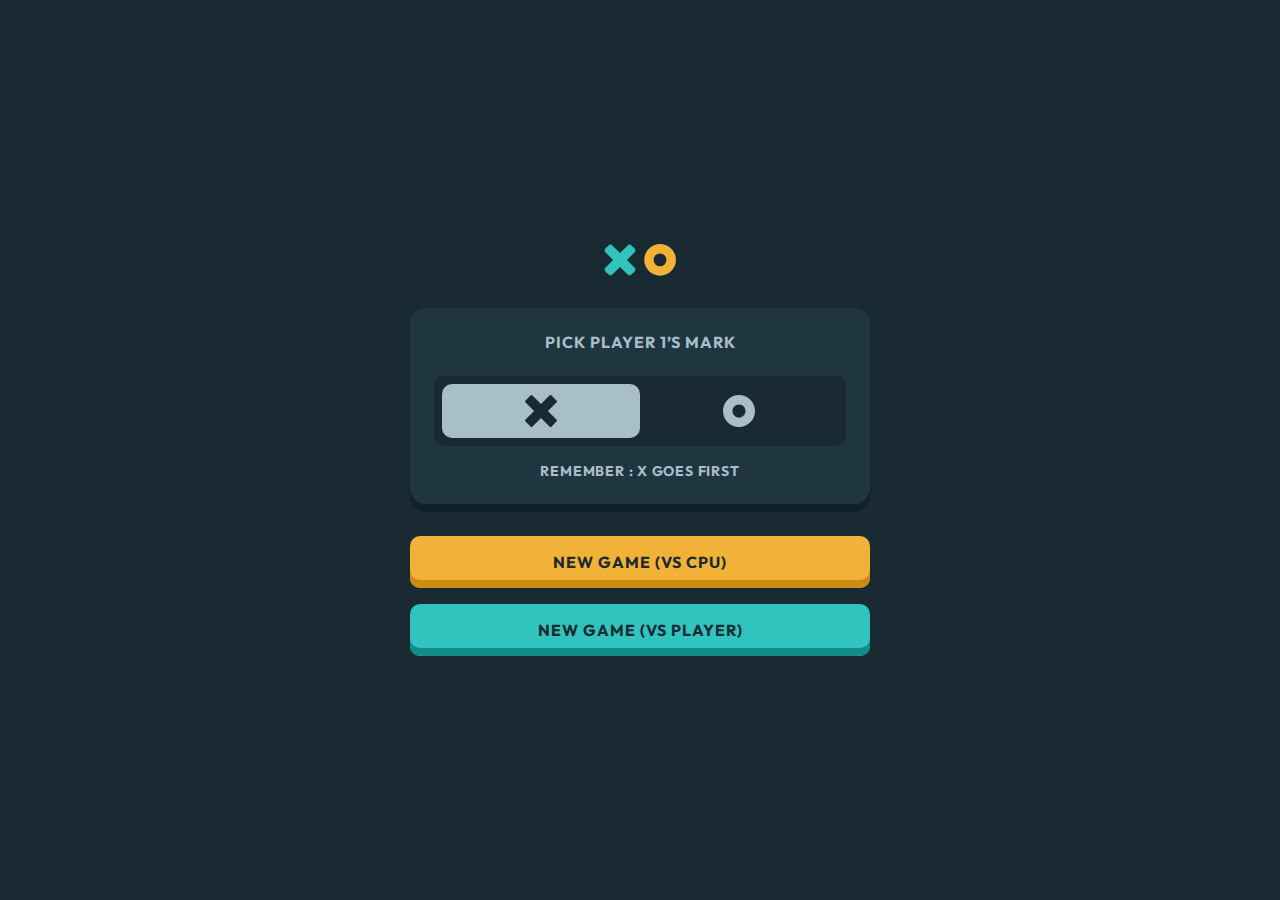
<file: index.html>
<!DOCTYPE html>
<html lang="en">
<head>
  <meta charset="UTF-8">
  <meta name="viewport" content="width=device-width, initial-scale=1.0">
  <link rel="stylesheet" href="style.css">
  <link rel="icon" type="image/png" sizes="32x32" href="./assets/favicon-32x32.png">
  <script src="script.js" defer></script>
  <title>Frontend Mentor | Tic Tac Toe</title>
</head>
<body>
  <div class="page">
    <main>
      <section class="game-start">

         <header class="game-start__header">
          <img src="./assets/logo.svg" alt="">
         </header>

         <fieldset class="game-start__mark">
          <p class="tp-4">PICK PLAYER 1’S MARK</p>

          <div class="player-icons ">
            <label class="mark-option">
              <input type="radio" name="p1-mark" value="x" checked>
              <span class="mark-visual" aria-hidden="true">
                <svg class="icon icon--x" viewBox="0 0 64 64" aria-hidden="true" focusable="false">
                    <path d="M15.002 1.147 32 18.145 48.998 1.147a3 3 0 0 1 4.243 0l9.612 9.612a3 3 0 0 1 0 4.243L45.855 32l16.998 16.998a3 3 0 0 1 0 4.243l-9.612 9.612a3 3 0 0 1-4.243 0L32 45.855 15.002 62.853a3 3 0 0 1-4.243 0L1.147 53.24a3 3 0 0 1 0-4.243L18.145 32 1.147 15.002a3 3 0 0 1 0-4.243l9.612-9.612a3 3 0 0 1 4.243 0Z"
                    fill="currentColor" fill-rule="evenodd"/>
                </svg>
              </span>
              <span class="sr-only">X</span>
            </label>

            <label class="mark-option">
              <input type="radio" name="p1-mark" value="o">
              <span class="mark-visual" aria-hidden="true">
                <svg class="icon icon--o" viewBox="0 0 64 64" aria-hidden="true" focusable="false">
                  <path d="M32 0c17.673 0 32 14.327 32 32 0 17.673-14.327 32-32 32C14.327 64 0 49.673 0 32 0 14.327 14.327 0 32 0Zm0 18.963c-7.2 0-13.037 5.837-13.037 13.037 0 7.2 5.837 13.037 13.037 13.037 7.2 0 13.037-5.837 13.037-13.037 0-7.2-5.837-13.037-13.037-13.037Z"
                  fill="currentColor" fill-rule="evenodd"/>
                </svg>
              </span>
              <span class="sr-only">O</span>
            </label>
          </div>
          <p class="tp-5">REMEMBER : X GOES FIRST</p>
        </fieldset>

        <div class="game-start__mode">
          <button class="game-btn cpu-btn tp-4" value="cpu">NEW GAME (VS CPU)</button>
          <button class="game-btn pvp-btn tp-4" value="pvp">NEW GAME  (VS PLAYER)</button>
        </div>
      </section>

      <section class="game-field" hidden>
        <div class="game-card">
          <header class="game-card__header">
            <img src="./assets/logo.svg" alt="" class="logo">
            <div class="turn-indicator">
              <div class="icons">
                <svg class="icon icon--x" viewBox="0 0 64 64" aria-hidden="true" focusable="false">
                    <path d="M15.002 1.147 32 18.145 48.998 1.147a3 3 0 0 1 4.243 0l9.612 9.612a3 3 0 0 1 0 4.243L45.855 32l16.998 16.998a3 3 0 0 1 0 4.243l-9.612 9.612a3 3 0 0 1-4.243 0L32 45.855 15.002 62.853a3 3 0 0 1-4.243 0L1.147 53.24a3 3 0 0 1 0-4.243L18.145 32 1.147 15.002a3 3 0 0 1 0-4.243l9.612-9.612a3 3 0 0 1 4.243 0Z"
                    fill="currentColor" fill-rule="evenodd"/>
                </svg>
                <svg class="icon icon--o" hidden viewBox="0 0 64 64" aria-hidden="true" focusable="false">
                  <path d="M32 0c17.673 0 32 14.327 32 32 0 17.673-14.327 32-32 32C14.327 64 0 49.673 0 32 0 14.327 14.327 0 32 0Zm0 18.963c-7.2 0-13.037 5.837-13.037 13.037 0 7.2 5.837 13.037 13.037 13.037 7.2 0 13.037-5.837 13.037-13.037 0-7.2-5.837-13.037-13.037-13.037Z"
                  fill="currentColor" fill-rule="evenodd"/>
                </svg>
              </div>
              <p class="tp-5">TURN</p>
            </div>
            <div class="menu-container">
              <button class="menu-btn" aria-label="Open game menu">
                <span class="burger__line"></span>
                <span class="burger__line"></span>
                <span class="burger__line"></span>
              </button>
              <button class="back"><img src="./assets/icon-restart.svg" alt="" aria-label="Restart game"></button>
              <div class="menu-options" hidden>
                <button class="difficulty-selector difficulty-selector--easy tp-4 is-active" data-difficulty="easy" aria-pressed="true">EASY</button>
                <button class="difficulty-selector difficulty-selector--medium tp-4" data-difficulty="medium" aria-pressed="false">MEDIUM</button>
                <button class="difficulty-selector difficulty-selector--hard tp-4" data-difficulty="hard" aria-pressed="false">HARD</button>
              </div>
            </div>
          </header>
          <div class="game-board-wrapper">
            <div class="game-board">
              <button class="game-board__cell is-empty" type="button" data-cell-index="0" aria-label="Cell 1"></button> 
              <button class="game-board__cell is-empty" type="button" data-cell-index="1" aria-label="Cell 2"></button>
              <button class="game-board__cell is-empty" type="button" data-cell-index="2" aria-label="Cell 3"></button>
              <button class="game-board__cell is-empty" type="button" data-cell-index="3" aria-label="Cell 4"></button>
              <button class="game-board__cell is-empty" type="button" data-cell-index="4" aria-label="Cell 5"></button>
              <button class="game-board__cell is-empty" type="button" data-cell-index="5" aria-label="Cell 6"></button>
              <button class="game-board__cell is-empty" type="button" data-cell-index="6" aria-label="Cell 7"></button>
              <button class="game-board__cell is-empty" type="button" data-cell-index="7" aria-label="Cell 8"></button>
              <button class="game-board__cell is-empty" type="button" data-cell-index="8" aria-label="Cell 9"></button>
            </div>
            <div class="game-board-footer tp-6-reg">
              <div class="score score--player"><span class="score__text">PLAYER</span><br><span class="score__points tp-3">0</span></div>
              <div class="score score--ties"><span class="score__text">TIES</span><br><span class="score__points tp-3">0</span></div>
              <div class="score score--opponent"><span class="score__text">OPPONENT</span><br><span class="score__points tp-3">0</span></div>
            </div>
          </div>
        </div>
      </section>
      <div class="backdrop full-width-section" hidden></div>
      <section class="winning-screen full-width-section" hidden>
        
        <div class="winning-screen__content content">
          <div class="winning-screen__winner" hidden>
            <p class="tp-5 winning-screen__player-notice">PLAYER <span class="winning-screen__player-mark">X</span> WINS</p>
            <div class="winning-message">
              <img src="./assets/icon-o.svg" alt="" class="winning-message-icon" data-mark="o">
              <img src="./assets/icon-x.svg" alt="" class="winning-message-icon" data-mark="x" hidden>
              <p class="winning-message-text tp-2">TAKES THE ROUND</p>
            </div>
          </div>
          <div class="winning-screen__tie">
            <p class="tp-1 winning-screen__player-notice">ROUND TIED</p>
          </div>
          <div class="winning-screen__buttons">
            <button class="game-btn tp-4" data-action="quit">QUIT</button>
            <button class="game-btn tp-4" data-action="next-round">NEXT ROUND</button>
          </div>
        </div>
      </section>
    </main>
  </div>

</body>
</html>
</file>
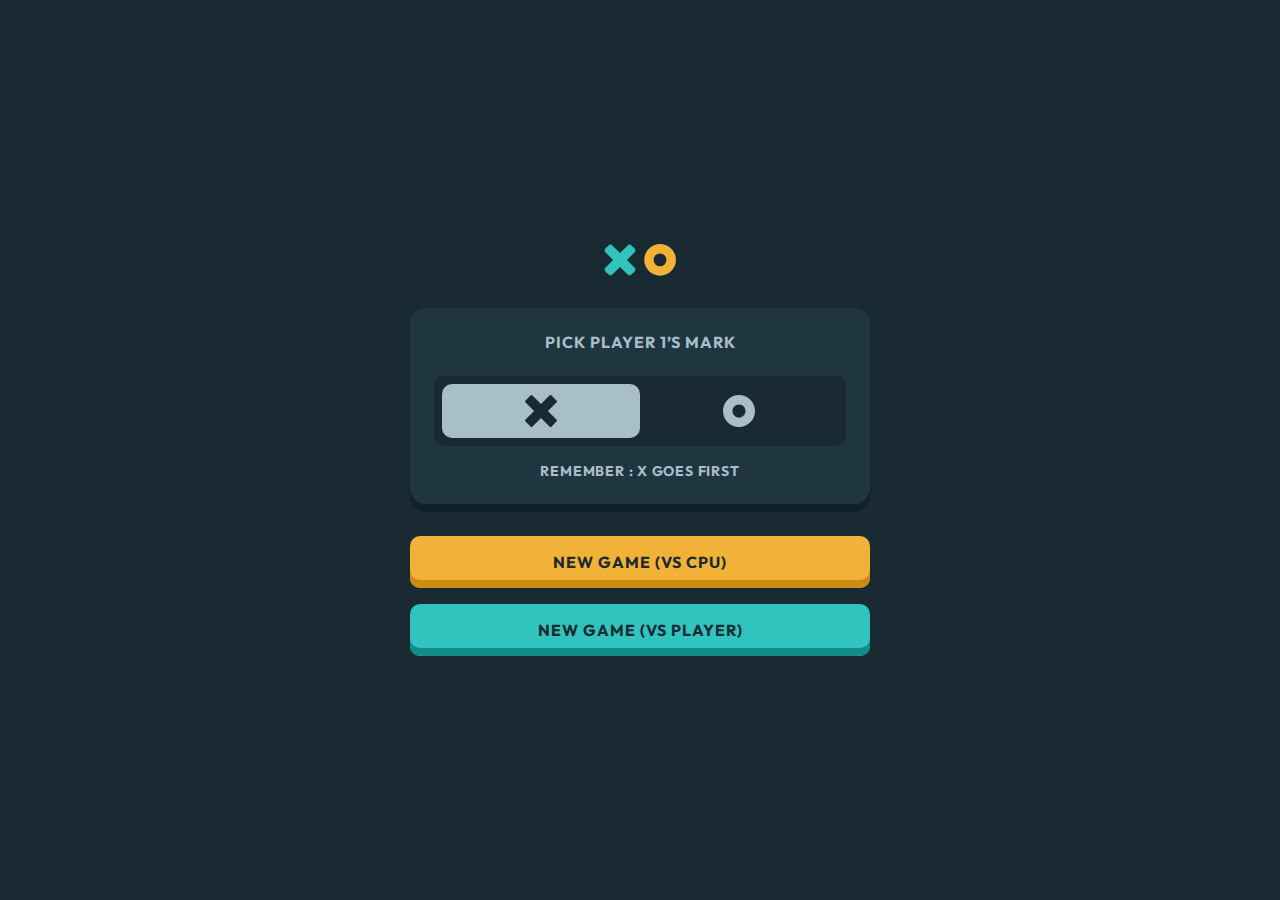
<file: starter-code/index.html>
<!DOCTYPE html>
<html lang="en">
<head>
  <meta charset="UTF-8">
  <meta name="viewport" content="width=device-width, initial-scale=1.0">
  <link rel="stylesheet" href="style.css">
  <link rel="icon" type="image/png" sizes="32x32" href="./assets/favicon-32x32.png">
  <script src="script.js" defer></script>
  <title>Frontend Mentor | Tic Tac Toe</title>
</head>
<body>
  <div class="page">
    <main>
      <section class="game-start">

         <header class="game-start__header">
          <img src="./assets/logo.svg" alt="">
         </header>

         <fieldset class="game-start__mark">
          <p class="tp-4">PICK PLAYER 1’S MARK</p>

          <div class="player-icons ">
            <label class="mark-option">
              <input type="radio" name="p1-mark" value="x" checked>
              <span class="mark-visual" aria-hidden="true">
                <svg class="icon icon--x" viewBox="0 0 64 64" aria-hidden="true" focusable="false">
                    <path d="M15.002 1.147 32 18.145 48.998 1.147a3 3 0 0 1 4.243 0l9.612 9.612a3 3 0 0 1 0 4.243L45.855 32l16.998 16.998a3 3 0 0 1 0 4.243l-9.612 9.612a3 3 0 0 1-4.243 0L32 45.855 15.002 62.853a3 3 0 0 1-4.243 0L1.147 53.24a3 3 0 0 1 0-4.243L18.145 32 1.147 15.002a3 3 0 0 1 0-4.243l9.612-9.612a3 3 0 0 1 4.243 0Z"
                    fill="currentColor" fill-rule="evenodd"/>
                </svg>
              </span>
              <span class="sr-only">X</span>
            </label>

            <label class="mark-option">
              <input type="radio" name="p1-mark" value="o">
              <span class="mark-visual" aria-hidden="true">
                <svg class="icon icon--o" viewBox="0 0 64 64" aria-hidden="true" focusable="false">
                  <path d="M32 0c17.673 0 32 14.327 32 32 0 17.673-14.327 32-32 32C14.327 64 0 49.673 0 32 0 14.327 14.327 0 32 0Zm0 18.963c-7.2 0-13.037 5.837-13.037 13.037 0 7.2 5.837 13.037 13.037 13.037 7.2 0 13.037-5.837 13.037-13.037 0-7.2-5.837-13.037-13.037-13.037Z"
                  fill="currentColor" fill-rule="evenodd"/>
                </svg>
              </span>
              <span class="sr-only">O</span>
            </label>
          </div>
          <p class="tp-5">REMEMBER : X GOES FIRST</p>
        </fieldset>

        <div class="game-start__mode">
          <button class="game-btn cpu-btn tp-4" value="cpu">NEW GAME (VS CPU)</button>
          <button class="game-btn pvp-btn tp-4" value="pvp">NEW GAME  (VS PLAYER)</button>
        </div>
      </section>

      <section class="game-field" hidden>
        <div class="game-card">
          <header class="game-card__header">
            <img src="./assets/logo.svg" alt="" class="logo">
            <div class="turn-indicator">
              <div class="icons">
                <svg class="icon icon--x" viewBox="0 0 64 64" aria-hidden="true" focusable="false">
                    <path d="M15.002 1.147 32 18.145 48.998 1.147a3 3 0 0 1 4.243 0l9.612 9.612a3 3 0 0 1 0 4.243L45.855 32l16.998 16.998a3 3 0 0 1 0 4.243l-9.612 9.612a3 3 0 0 1-4.243 0L32 45.855 15.002 62.853a3 3 0 0 1-4.243 0L1.147 53.24a3 3 0 0 1 0-4.243L18.145 32 1.147 15.002a3 3 0 0 1 0-4.243l9.612-9.612a3 3 0 0 1 4.243 0Z"
                    fill="currentColor" fill-rule="evenodd"/>
                </svg>
                <svg class="icon icon--o" hidden viewBox="0 0 64 64" aria-hidden="true" focusable="false">
                  <path d="M32 0c17.673 0 32 14.327 32 32 0 17.673-14.327 32-32 32C14.327 64 0 49.673 0 32 0 14.327 14.327 0 32 0Zm0 18.963c-7.2 0-13.037 5.837-13.037 13.037 0 7.2 5.837 13.037 13.037 13.037 7.2 0 13.037-5.837 13.037-13.037 0-7.2-5.837-13.037-13.037-13.037Z"
                  fill="currentColor" fill-rule="evenodd"/>
                </svg>
              </div>
              <p class="tp-5">TURN</p>
            </div>
            <div class="menu-container">
              <button class="menu-btn">
                <span class="burger__line"></span>
                <span class="burger__line"></span>
                <span class="burger__line"></span>
              </button>
              <button class="back"><img src="./assets/icon-restart.svg" alt=""></button>
              <div class="menu-options" hidden>
                <button class="difficulty-selector difficulty-selector--easy tp-4 is-active" data-difficulty="easy">EASY</button>
                <button class="difficulty-selector difficulty-selector--medium tp-4" data-difficulty="medium">MEDIUM</button>
                <button class="difficulty-selector difficulty-selector--hard tp-4" data-difficulty="hard">HARD</button>
              </div>
            </div>
          </header>
          <div class="game-board-wrapper">
            <div class="game-board">
              <div class="game-board__cell" data-cell-index="0"><div class="game-board__cell-icon"></div></div>
              <div class="game-board__cell" data-cell-index="1"><div class="game-board__cell-icon"></div></div>
              <div class="game-board__cell" data-cell-index="2"><div class="game-board__cell-icon"></div></div>
              <div class="game-board__cell" data-cell-index="3"><div class="game-board__cell-icon"></div></div>
              <div class="game-board__cell" data-cell-index="4"><div class="game-board__cell-icon"></div></div>
              <div class="game-board__cell" data-cell-index="5"><div class="game-board__cell-icon"></div></div>
              <div class="game-board__cell" data-cell-index="6"><div class="game-board__cell-icon"></div></div>
              <div class="game-board__cell" data-cell-index="7"><div class="game-board__cell-icon"></div></div>
              <div class="game-board__cell" data-cell-index="8"><div class="game-board__cell-icon"></div></div>
            </div>
            <div class="game-board-footer tp-6-reg">
              <div class="score score--player"><span class="score__text">PLAYER</span><br><span class="score__points tp-3">0</span></div>
              <div class="score score--ties"><span class="score__text">TIES</span><br><span class="score__points tp-3">0</span></div>
              <div class="score score--opponent"><span class="score__text">OPPONENT</span><br><span class="score__points tp-3">0</span></div>
            </div>
          </div>
        </div>
      </section>
      <div class="backdrop full-width-section" hidden></div>
      <section class="winning-screen full-width-section" hidden>
        
        <div class="winning-screen__content content">
          <div class="winning-screen__winner" hidden>
            <p class="tp-5 winning-screen__player-notice">PLAYER <span class="winning-screen__player-mark">X</span> WINS</p>
            <div class="winning-message">
              <img src="./assets/icon-o.svg" alt="" class="winning-message-icon" data-mark="o">
              <img src="./assets/icon-x.svg" alt="" class="winning-message-icon" data-mark="x" hidden>
              <p class="winning-message-text tp-2">TAKES THE ROUND</p>
            </div>
          </div>
          <div class="winning-screen__tie">
            <p class="tp-1 winning-screen__player-notice">ROUND TIED</p>
          </div>
          <div class="winning-screen__buttons">
            <button class="game-btn tp-4" data-action="quit">QUIT</button>
            <button class="game-btn tp-4" data-action="next-round">NEXT ROUND</button>
          </div>
        </div>
      </section>
    </main>
  </div>

</body>
</html>
</file>
<file: style.css>
/* =========================================
   DESIGN TOKENS TEMPLATE
   ========================================= */
:root {
  /* ---------- COLORS ---------- */
  --white: #ffffff;
  --black: #000000;

  --color-primary: ;
  --color-secondary: ;


    /* Slate */
  --slate-900: #1A2A33;
  --slate-850: #21313B;
  --slate-800: #1F3641;
  --slate-300: #A8BFC9;
  --slate-100: #DBE8ED;

    /* Amber */
  --amber-400: #F2B137;
  --amber-300: #FFC860;

    /* Teal */
  --teal-400: #31C3BD; 
  --teal-300: #65E9E4;



  /* ---------- TYPOGRAPHY ---------- */
  --font-sans: "Outfit", system-ui, -apple-system, "Segoe UI", Helvetica, Arial, sans-serif;


  --fw-regular: 400;
  --fw-semibold: 600;
  --fw-bold: 700;

  /* ---------- TYPE PRESETS ---------- */
  --tp-1-size: 2.5rem;
  --tp-1-line: 1.25;
  --tp-1-track: 0.156em;
  --tp-1-weight: 700;

  --tp-2-size: 1.5rem;
  --tp-2-line: 1.25;
  --tp-2-track: 0.094em;
  --tp-2-weight: 700;

  --tp-3-size: 1.25rem;
  --tp-3-line: 1.25;
  --tp-3-track: 0.078em;
  --tp-3-weight: 700;

  --tp-4-size: 1rem;
  --tp-4-line: 1.25;
  --tp-4-track: 0.0625em;
  --tp-4-weight: 700;

  --tp-5-size: 0.875rem;
  --tp-5-line: 1.3;
  --tp-5-track: 0.056em;
  --tp-5-bold-weight: 700;

  --tp-5-med-size: 0.875rem;
  --tp-5-med-line: 1.3;
  --tp-5-med-track: 0.056em;
  --tp-5-med-weight: 500;

  --tp-6-size: 0.75rem;
  --tp-6-line: 1.25;
  --tp-6-track: 0.047em;
  --tp-6-weight: 500;

  /* ---------- SPACING ---------- */
  --spacing-0: 0;
  --spacing-8px: 0.5rem;
  --spacing-12px: 0.75rem;
  --spacing-16px: 1rem;
  --spacing-20px: 1.25rem;
  --spacing-24px: 1.5rem;
  --spacing-30px: 1.875rem;
  --spacing-32px: 2rem;
  --spacing-40px: 2.5rem;

  /* ---------- RADIUS ---------- */
  --radius-0: 0;
  --radius-4px: 0.25rem; 
  --radius-6px: 0.375rem;
  --radius-10px: 0.625rem;
  --radius-16px: 1rem;


  /* ---------- SHADOWS ---------- */
  --shadow-sm: 0 2px 6px rgba(0, 0, 0, 0.08);
  --shadow-md: 0 8px 20px rgba(0, 0, 0, 0.1);
  --shadow-lg: 0 12px 32px rgba(0, 0, 0, 0.15);

  /* ---------- BREAKPOINTS ---------- */
  --bp-sm: 600px;
  --bp-md: 768px;
  --bp-lg: 1024px;
  --bp-xl: 1280px;
}

@font-face {
  font-family: "Outfit";
  src: url("./fonts/Outfit/Outfit-VariableFont_wght.ttf") format("truetype");
  font-weight: 100 900;
  font-style: normal;
  font-display: swap;
}



/* =========================================================
   MODERN CSS RESET
   ========================================================= */
*, *::before, *::after {
  box-sizing: border-box;
}

* {
  margin: 0;
}

body {
  min-height: 100vh;
  line-height: 1.5;
  -webkit-font-smoothing: antialiased;
  -moz-osx-font-smoothing: grayscale;
}

img, picture, video, canvas {
  display: block;
  max-width: 100%;
  height: auto;
}

input, button, textarea, select {
  font: inherit;
  color: inherit;
}

button {
  cursor: pointer;
  background: none;
  border: none;
}

ul, ol {
  list-style: none;
  padding: 0;
}

a {
  color: inherit;
  text-decoration: none;
}

/* =========================================================
   Helpers
   ========================================================= */
.sr-only {
  position: absolute;
  width: 1px;
  height: 1px;
  margin: -1px;
  padding: 0;
  overflow: hidden;
  clip-path: inset(50%);
  white-space: nowrap;
  border: 0;
}

[hidden] {
  display: none !important;
}

/* .sr-only-focusable:focus,
.sr-only-focusable:active {
  position: static;
  width: auto;
  height: auto;
  margin: 0;
  overflow: visible;
  clip-path: none;
  white-space: normal;
} */




.tp-1 {
  font-size: var(--tp-1-size);
  line-height: var(--tp-1-line);
  letter-spacing: var(--tp-1-track);
  font-weight: var(--tp-1-weight);
}

.tp-2 {
  font-size: var(--tp-2-size);
  line-height: var(--tp-2-line);
  letter-spacing: var(--tp-2-track);
  font-weight: var(--tp-2-weight);
}

.tp-3 {
  font-size: var(--tp-3-size);
  line-height: var(--tp-3-line);
  letter-spacing: var(--tp-3-track);
  font-weight: var(--tp-3-weight);
}

.tp-4 {
  font-size: var(--tp-4-size);
  line-height: var(--tp-4-line);
  letter-spacing: var(--tp-4-track);
  font-weight: var(--tp-4-weight);
}
.tp-5 {
  font-size: var(--tp-5-size);
  line-height: var(--tp-5-line);
  letter-spacing: var(--tp-5-track);
  font-weight: var(--tp-5-bold-weight);
}
.tp-5-reg {
  font-size: var(--tp-5-size);
  line-height: var(--tp-5-line);
  letter-spacing: var(--tp-5-track);
  font-weight: var(--tp-5-med-weight);
}
.tp-6-reg {
  font-size: var(--tp-6-size);
  line-height: var(--tp-6-line);
  letter-spacing: var(--tp-6-track);
  font-weight: var(--tp-6-weight);
}



/* Page Layout */
.page {
  display: grid;
  place-items: center;
  grid-template-columns:
    [full-width-start] 0px
    [breakout-start] 24px
    [content-start] 1fr
    [content-end] 24px
    [breakout-end] 0px
    [full-width-end];
  min-height: 100vh;

  background-color: var(--slate-900);
  font-family: "Outfit";
}

.page > main {
  grid-column: full-width;
  display: grid;
  grid-template-columns: subgrid;
  place-items: center;
}

.page > main > :where(*) { grid-column: content; }
.page > main .breakout { grid-column: breakout; }
.page > main .full-width { grid-column: full-width; }

main {
  position: relative;
}


.full-width-section {
  grid-column: full-width;
  display: grid;
  grid-template-columns:
    [full-width-start] 0px
    [breakout-start] 24px
    [content-start] 1fr
    [content-end] 24px
    [breakout-end] 0px
    [full-width-end];
  width: 100%;
}

.full-width-section > .content {
  grid-column: content;
  justify-self: stretch;
  width: 100%;
}


/* =========================================================
   Game Start Card
   ========================================================= */
.game-start {
  display: flex;
  flex-direction: column;
  gap: var(--spacing-32px);
  justify-content: center;
  align-content: center;

  width: 100%;
  max-width: 460px;

}

.game-start__header {
  display: flex;
  align-items: center;
  justify-content: center;
}

   .game-start__mark {
    background-color: var(--slate-800);

    padding: var(--spacing-24px);
    border-radius: var(--radius-16px);

    box-shadow: 0 8px 0 #10212A;


   }

.player-icons {
  display: flex;
  justify-content: space-between;
  width: 100%;

  background-color: var(--slate-900);

  padding: var(--spacing-8px);
  border-radius: var(--radius-10px);

  margin-bottom: var(--spacing-16px);
}

.icon {
  width: 2rem;
  height: 2rem;
  display: block;
}

  .icon--x {
    color: var(--slate-300);
  }


  
  .icon--o {
    color: var(--slate-300);
  }

.mark-option input {
  position: absolute;
  opacity: 0;
  pointer-events: none;
}

.game-start__mark {
  display: flex;
  flex-direction: column;
  align-items: center;
  border: none;

  color: var(--slate-300);
}

.game-start__mark p:first-of-type {
  margin-bottom: var(--spacing-24px);
}



.mark-visual {
  width: 100%;
  height: 54px;
  display: grid;
  place-items: center;
  border-radius: 10px;
  cursor: pointer;
}

.mark-option {
  flex: 1;
}

.mark-option:has(input:checked) .mark-visual {
  background: #A8BFC9;
}

.mark-option:has(input:checked) .mark-visual svg {
  background: var(--slate-300);
  color: var(--slate-900);
}

/* GameStart BTNs */
.game-start__mode {
  display: grid;
  gap: var(--spacing-16px);

  color: var(--slate-900);
}

.game-btn {
  padding-block: var(--spacing-20px);
  border-radius: var(--radius-16px);
}

.cpu-btn {
  background-color: var(--amber-400);
  box-shadow: inset 0 -8px 0 #CC8B13;
}

.pvp-btn {
  background-color: var(--teal-400);
  box-shadow: inset 0 -8px 0 #118C87;

}

.cpu-btn:active {
  box-shadow: inset 0 -4px 0 #CC8B13;
  transform: translateY(4px);
}

.cpu-btn:hover {
  background-color: var(--amber-300);
}

.pvp-btn:active {
  box-shadow: inset 0 -4px 0 #118C87;
  transform: translateY(4px);
}

.pvp-btn:hover {
  background-color: var(--teal-300);
}



/* Game-Card */

  .game-card {
    display: flex;
    flex-direction: column;
    gap: 64px;
  }

  @media (min-width: 768px) {
    .game-card {
      gap: 20px;
    }
  }


.game-field {
  width: 100%;
  max-width: 461px;
}

.game-card__header {
  display: flex;
  justify-content: space-between;
  align-items: center;
}

.logo {
  height: 30.5px;
  width: auto;
  
}

.turn-indicator {
  display: flex;
  gap: var(--spacing-8px);
  align-items: center;
  justify-content: center;

  width: 96px;
  height: 40px;
  background-color: var(--slate-800);
  color: var(--slate-300);
  border-radius: var(--radius-6px);

  box-shadow: inset 0 -4px 0 #10212A;
}


.turn-indicator .icon {
  width: 16px;
  height: 16px;
}

.menu-container {
  position: relative;
  display: flex;
  gap: var(--spacing-8px);
  align-items: center;
  justify-content: center;
}

.menu-btn {
  display: flex;
  flex-direction: column;
  gap: 4px;
  align-items: center;
  justify-content: center;
  width: 40px;
  height: 40px;
  background-color: var(--slate-300);
  border-radius: var(--radius-6px);
  box-shadow: inset 0 -4px 0 #6B8997;
  cursor: pointer;
}

.burger__line {
  width: 20px;
  height: 2px;
  background-color: var(--slate-900);
  border-radius: var(--radius-6px);
}

.menu-btn:active {
  box-shadow: inset 0 -2px 0 #6B8997;
  transform: translateY(2px);
}

/* Active state */
.menu-btn.is-active .burger__line:nth-child(1) {
  transform: translateY(6px) rotate(45deg);
}

.menu-btn.is-active .burger__line:nth-child(2) {
  opacity: 0;
}

.menu-btn.is-active .burger__line:nth-child(3) {
  transform: translateY(-6px) rotate(-45deg);
}


.menu-options {
  position: absolute;
  top: 50px;
  right: 0;
  z-index: 100;

  display: flex;
  flex-direction: column;
  gap: var(--spacing-8px);
  align-items: center;
  justify-content: center;

  width: 150px;
  height: 150px;
  background-color: var(--slate-300);
  border-radius: var(--radius-10px);
  padding: var(--spacing-16px);
  
}

.difficulty-selector {
  position: relative;
  overflow: hidden;
  z-index: 0;
  
  color: var(--slate-900);
  cursor: pointer;
  padding: var(--spacing-8px);
  border-radius: var(--radius-10px);
  transition: 
    background-color 300ms ease,
    transform 200ms ease,
    box-shadow 200ms ease;
}

.difficulty-selector::before {
  content: "";
  position: absolute;
  inset: 0;
  background-color: #e74c3c;
  transform: scaleX(0);
  transform-origin: left;
  transition: transform 300ms ease;
  z-index: -1;
  border-radius: var(--radius-10px);
}

.difficulty-selector.is-active::before {
  transform: scaleX(1);
}

.difficulty-selector.is-active {
  color: white;
}

.difficulty-selector:hover {
  background-color: var(--slate-100);
  border-radius: var(--radius-10px);
  transform: translateY(-2px);
}

.difficulty-selector:active {
  background-color: #e74c3c; /* Rot */
  color: white;
  transform: scale(1.08);
  box-shadow: 0 8px 20px rgba(231, 76, 60, 0.3);
}

.back {
  display: flex;
  align-items: center;
  justify-content: center;

  width: 40px;
  height: 40px;

  background-color: var(--slate-300);
  border-radius: var(--radius-6px);

  box-shadow: inset 0 -4px 0 #6B8997;
}

.back img {
  width: 15.4px;
  height: 15.4px;
}

.back:active {
  box-shadow: inset 0 -2px 0 #6B8997;
  transform: translateY(2px);
}


/* Game-Board */
.game-board-wrapper {
  display: flex;
  flex-direction: column;
  gap: var(--spacing-20px);
}

.game-board {
  display: grid;
  grid-template-columns: repeat(3, 1fr);
  grid-template-rows: repeat(3, 1fr);
  gap: clamp(8px, 4vw, var(--spacing-20px));

  width: 100%;
}

.game-board__cell {

  position: relative;

  padding: var(--spacing-24px);
  width: 100%;
  aspect-ratio: 1 / 1;
  max-width: 140px;
  max-height: 140px;
  background-color: var(--slate-800);
  border-radius: var(--radius-16px);
  box-shadow: inset 0 -8px 0 #10212A;
  cursor: pointer;
}

/* .game-board__cell:hover {
  background-color: var(--slate-700);
} */

.game-board-footer {
  display: flex;
  justify-content: space-between;
  align-items: center;
  gap: var(--spacing-20px);

  height: clamp(64px, 10vw, 96px);
}

@media (min-width: 768px) {
  .game-board-footer {
    height: 96px;
  }
}

.score {
  display: flex;
  flex-direction: column;
  align-items: center;
  justify-content: center;
  width: 100%;
  height: 100%;

  border-radius: var(--radius-10px);
}

.score--player {
  background-color: var(--teal-400);

}

.score--ties {
  background-color: var(--slate-300);
}

.score--opponent {
  background-color: var(--amber-400);
}



/* Active Icons (inner element or directly on cell button for a11y) */
.active-o {
  position: absolute;
  top: 50%;
  left: 50%;
  transform: translate(-50%, -50%);
  background-image: url("./assets/icon-o.svg");
  background-size: contain;
  background-repeat: no-repeat;
  background-position: center;
  width: 40px;
  height: 40px;
}
/* Cell as button: keep cell in flow, show icon as background */
.game-board__cell.active-o {
  position: relative;
  top: auto;
  left: auto;
  transform: none;
  width: auto;
  height: auto;
  background-image: url("./assets/icon-o.svg");
  background-size: 40px 40px;
  background-repeat: no-repeat;
  background-position: center;
}
@media (min-width: 768px) {
  .active-o {
    width: 64px;
    height: 64px;
  }
  .game-board__cell.active-o {
    background-size: 64px 64px;
  }
}

.active-x {
  position: absolute;
  top: 50%;
  left: 50%;
  transform: translate(-50%, -50%);
  background-image: url("./assets/icon-x.svg");
  background-size: contain;
  background-repeat: no-repeat;
  background-position: center;
  width: 40px;
  height: 40px;
}
.game-board__cell.active-x {
  position: relative;
  top: auto;
  left: auto;
  transform: none;
  width: auto;
  height: auto;
  background-image: url("./assets/icon-x.svg");
  background-size: 40px 40px;
  background-repeat: no-repeat;
  background-position: center;
}

@media (min-width: 768px) {
  .active-x {
    width: 64px;
    height: 64px;
  }
  .game-board__cell.active-x {
    background-size: 64px 64px;
  }
}



/* Winning Screen */
.page > main > .winning-screen {
  position: absolute;

  grid-column: full-width;
  background-color: var(--slate-800);
  width: 100%;

  padding: 45px 0;
}


.winning-screen__content,
.winning-screen__winner {
  display: flex;
  flex-direction: column;
  justify-items: center;
  align-items: center;
}

.winning-screen__tie {
  margin-bottom: 30px;
}

.winning-screen__player-notice {
  color: var(--slate-300);
}

.winning-screen__winner > *:nth-child(1) {
  margin-bottom: var(--spacing-16px);
}

.winning-screen__winner > *:nth-child(2) {
  margin-bottom: var(--spacing-24px);
}

.winning-message {
  display: flex;
  justify-content: center;
  align-items: center;
  gap: var(--spacing-24px);
}

.winning-message-text {
  color: var(--amber-400);
}

.winning-message-icon {
  width: 30px;
  height: 30px;
}



.winning-screen__buttons {
  display: flex;
  gap: var(--spacing-16px);
}

.game-btn {
  padding: var(--spacing-16px);
  border-radius: var(--radius-10px);
}

[data-action="quit"] {
  background-color: var(--slate-300);
  box-shadow: inset 0 -4px 0 #6B8997;
}

[data-action="quit"]:active {
  box-shadow: inset 0 -2px 0 #6B8997;
  transform: translateY(2px);
}

[data-action="next-round"] {
  background-color: var(--amber-400);
  box-shadow: inset 0 -4px 0 #CC8B13;
}

[data-action="next-round"]:active {
  box-shadow: inset 0 -2px 0 #CC8B13;
  transform: translateY(2px);
}


.backdrop {
  position: fixed;
  inset: 0;

  background: rgba(0, 0, 0, 0.5);

  z-index: 100;      /* unter dem Panel */
}

.winning-screen__content {
  position: relative;
  z-index: 999;      /* über dem Backdrop */
}

.winning-screen {
  z-index: 999;
}


.winning-screen__tie .winning-screen__player-notice{
  color: var(--slate-300);
}




/* Hover Effects on Game-Board Cells */
.game-board .game-board__cell.is-empty:hover {
  background-size: 40px;
  background-repeat: no-repeat;
  background-position: center;
}

/* Nur das Bild unterscheidet sich */
.game-board.is-x-turn .game-board__cell.is-empty:hover {
  background-image: url("./assets/icon-x-outline.svg");
}

.game-board.is-o-turn .game-board__cell.is-empty:hover {
  background-image: url("./assets/icon-o-outline.svg");
}

/* Media Query nur einmal */
@media (min-width: 768px) {
  .game-board .game-board__cell.is-empty:hover {
    background-size: 64px;
  }
}
</file>
<file: starter-code/style.css>
/* =========================================
   DESIGN TOKENS TEMPLATE
   ========================================= */
:root {
  /* ---------- COLORS ---------- */
  --white: #ffffff;
  --black: #000000;

  --color-primary: ;
  --color-secondary: ;


    /* Slate */
  --slate-900: #1A2A33;
  --slate-850: #21313B;
  --slate-800: #1F3641;
  --slate-300: #A8BFC9;
  --slate-100: #DBE8ED;

    /* Amber */
  --amber-400: #F2B137;
  --amber-300: #FFC860;

    /* Teal */
  --teal-400: #31C3BD; 
  --teal-300: #65E9E4;



  /* ---------- TYPOGRAPHY ---------- */
  --font-sans: "Outfit", system-ui, -apple-system, "Segoe UI", Helvetica, Arial, sans-serif;


  --fw-regular: 400;
  --fw-semibold: 600;
  --fw-bold: 700;

  /* ---------- TYPE PRESETS ---------- */
  --tp-1-size: 2.5rem;
  --tp-1-line: 1.25;
  --tp-1-track: 0.156em;
  --tp-1-weight: 700;

  --tp-2-size: 1.5rem;
  --tp-2-line: 1.25;
  --tp-2-track: 0.094em;
  --tp-2-weight: 700;

  --tp-3-size: 1.25rem;
  --tp-3-line: 1.25;
  --tp-3-track: 0.078em;
  --tp-3-weight: 700;

  --tp-4-size: 1rem;
  --tp-4-line: 1.25;
  --tp-4-track: 0.0625em;
  --tp-4-weight: 700;

  --tp-5-size: 0.875rem;
  --tp-5-line: 1.3;
  --tp-5-track: 0.056em;
  --tp-5-bold-weight: 700;

  --tp-5-med-size: 0.875rem;
  --tp-5-med-line: 1.3;
  --tp-5-med-track: 0.056em;
  --tp-5-med-weight: 500;

  --tp-6-size: 0.75rem;
  --tp-6-line: 1.25;
  --tp-6-track: 0.047em;
  --tp-6-weight: 500;

  /* ---------- SPACING ---------- */
  --spacing-0: 0;
  --spacing-8px: 0.5rem;
  --spacing-12px: 0.75rem;
  --spacing-16px: 1rem;
  --spacing-20px: 1.25rem;
  --spacing-24px: 1.5rem;
  --spacing-30px: 1.875rem;
  --spacing-32px: 2rem;
  --spacing-40px: 2.5rem;

  /* ---------- RADIUS ---------- */
  --radius-0: 0;
  --radius-4px: 0.25rem; 
  --radius-6px: 0.375rem;
  --radius-10px: 0.625rem;
  --radius-16px: 1rem;


  /* ---------- SHADOWS ---------- */
  --shadow-sm: 0 2px 6px rgba(0, 0, 0, 0.08);
  --shadow-md: 0 8px 20px rgba(0, 0, 0, 0.1);
  --shadow-lg: 0 12px 32px rgba(0, 0, 0, 0.15);

  /* ---------- BREAKPOINTS ---------- */
  --bp-sm: 600px;
  --bp-md: 768px;
  --bp-lg: 1024px;
  --bp-xl: 1280px;
}

@font-face {
  font-family: "Outfit";
  src: url("./fonts/Outfit/Outfit-VariableFont_wght.ttf") format("truetype");
  font-weight: 100 900;
  font-style: normal;
  font-display: swap;
}



/* =========================================================
   MODERN CSS RESET
   ========================================================= */
*, *::before, *::after {
  box-sizing: border-box;
}

* {
  margin: 0;
}

body {
  min-height: 100vh;
  line-height: 1.5;
  -webkit-font-smoothing: antialiased;
  -moz-osx-font-smoothing: grayscale;
}

img, picture, video, canvas {
  display: block;
  max-width: 100%;
  height: auto;
}

input, button, textarea, select {
  font: inherit;
  color: inherit;
}

button {
  cursor: pointer;
  background: none;
  border: none;
}

ul, ol {
  list-style: none;
  padding: 0;
}

a {
  color: inherit;
  text-decoration: none;
}

/* =========================================================
   Helpers
   ========================================================= */
.sr-only {
  position: absolute;
  width: 1px;
  height: 1px;
  margin: -1px;
  padding: 0;
  overflow: hidden;
  clip-path: inset(50%);
  white-space: nowrap;
  border: 0;
}

[hidden] {
  display: none !important;
}

/* .sr-only-focusable:focus,
.sr-only-focusable:active {
  position: static;
  width: auto;
  height: auto;
  margin: 0;
  overflow: visible;
  clip-path: none;
  white-space: normal;
} */




.tp-1 {
  font-size: var(--tp-1-size);
  line-height: var(--tp-1-line);
  letter-spacing: var(--tp-1-track);
  font-weight: var(--tp-1-weight);
}

.tp-2 {
  font-size: var(--tp-2-size);
  line-height: var(--tp-2-line);
  letter-spacing: var(--tp-2-track);
  font-weight: var(--tp-2-weight);
}

.tp-3 {
  font-size: var(--tp-3-size);
  line-height: var(--tp-3-line);
  letter-spacing: var(--tp-3-track);
  font-weight: var(--tp-3-weight);
}

.tp-4 {
  font-size: var(--tp-4-size);
  line-height: var(--tp-4-line);
  letter-spacing: var(--tp-4-track);
  font-weight: var(--tp-4-weight);
}
.tp-5 {
  font-size: var(--tp-5-size);
  line-height: var(--tp-5-line);
  letter-spacing: var(--tp-5-track);
  font-weight: var(--tp-5-bold-weight);
}
.tp-5-reg {
  font-size: var(--tp-5-size);
  line-height: var(--tp-5-line);
  letter-spacing: var(--tp-5-track);
  font-weight: var(--tp-5-med-weight);
}
.tp-6-reg {
  font-size: var(--tp-6-size);
  line-height: var(--tp-6-line);
  letter-spacing: var(--tp-6-track);
  font-weight: var(--tp-6-weight);
}



/* Page Layout */
.page {
  display: grid;
  place-items: center;
  grid-template-columns:
    [full-width-start] 0px
    [breakout-start] 24px
    [content-start] 1fr
    [content-end] 24px
    [breakout-end] 0px
    [full-width-end];
  min-height: 100vh;

  background-color: var(--slate-900);
  font-family: "Outfit";
}

.page > main {
  grid-column: full-width;
  display: grid;
  grid-template-columns: subgrid;
  place-items: center;
}

.page > main > :where(*) { grid-column: content; }
.page > main .breakout { grid-column: breakout; }
.page > main .full-width { grid-column: full-width; }

main {
  position: relative;
}


.full-width-section {
  grid-column: full-width;
  display: grid;
  grid-template-columns:
    [full-width-start] 0px
    [breakout-start] 24px
    [content-start] 1fr
    [content-end] 24px
    [breakout-end] 0px
    [full-width-end];
  width: 100%;
}

.full-width-section > .content {
  grid-column: content;
  justify-self: stretch;
  width: 100%;
}


/* =========================================================
   Game Start Card
   ========================================================= */
   .game-start {
    display: flex;
    flex-direction: column;
    gap: var(--spacing-32px);
    justify-content: center;
    align-content: center;

    width: 100%;
    max-width: 460px;

   }

.game-start__header {
  display: flex;
  align-items: center;
  justify-content: center;
}

   .game-start__mark {
    background-color: var(--slate-800);

    padding: var(--spacing-24px);
    border-radius: var(--radius-16px);

    box-shadow: 0 8px 0 #10212A;


   }

.player-icons {
  display: flex;
  justify-content: space-between;
  width: 100%;

  background-color: var(--slate-900);

  padding: var(--spacing-8px);
  border-radius: var(--radius-10px);

  margin-bottom: var(--spacing-16px);
}

.icon {
  width: 2rem;
  height: 2rem;
  display: block;
}

  .icon--x {
    color: var(--slate-300);
  }


  
  .icon--o {
    color: var(--slate-300);
  }

.mark-option input {
  position: absolute;
  opacity: 0;
  pointer-events: none;
}

.game-start__mark {
  display: flex;
  flex-direction: column;
  align-items: center;
  border: none;

  color: var(--slate-300);
}

.game-start__mark p:first-of-type {
  margin-bottom: var(--spacing-24px);
}



.mark-visual {
  width: 100%;
  height: 54px;
  display: grid;
  place-items: center;
  border-radius: 10px;
  cursor: pointer;
}

.mark-option {
  flex: 1;
}

.mark-option:has(input:checked) .mark-visual {
  background: #A8BFC9;
}

.mark-option:has(input:checked) .mark-visual svg {
  background: var(--slate-300);
  color: var(--slate-900);
}

/* GameStart BTNs */
.game-start__mode {
  display: grid;
  gap: var(--spacing-16px);

  color: var(--slate-900);
}

.game-btn {
  padding-block: var(--spacing-20px);
  border-radius: var(--radius-16px);
}

.cpu-btn {
  background-color: var(--amber-400);
  box-shadow: inset 0 -8px 0 #CC8B13;
}

.pvp-btn {
  background-color: var(--teal-400);
  box-shadow: inset 0 -8px 0 #118C87;

}

.cpu-btn:active {
  box-shadow: inset 0 -4px 0 #CC8B13;
  transform: translateY(4px);
}

.pvp-btn:active {
  box-shadow: inset 0 -4px 0 #118C87;
  transform: translateY(4px);
}



/* Game-Card */

  .game-card {
    display: flex;
    flex-direction: column;
    gap: 64px;
  }

  @media (min-width: 768px) {
    .game-card {
      gap: 20px;
    }
  }


.game-field {
  width: 100%;
  max-width: 461px;
}

.game-card__header {
  display: flex;
  justify-content: space-between;
  align-items: center;
}

.logo {
  height: 30.5px;
  width: auto;
  
}

.turn-indicator {
  display: flex;
  gap: var(--spacing-8px);
  align-items: center;
  justify-content: center;

  width: 96px;
  height: 40px;
  background-color: var(--slate-800);
  color: var(--slate-300);
  border-radius: var(--radius-6px);

  box-shadow: inset 0 -4px 0 #10212A;
}


.turn-indicator .icon {
  width: 16px;
  height: 16px;
}

.menu-container {
  position: relative;
  display: flex;
  gap: var(--spacing-8px);
  align-items: center;
  justify-content: center;
}

.menu-btn {
  display: flex;
  flex-direction: column;
  gap: 4px;
  align-items: center;
  justify-content: center;
  width: 40px;
  height: 40px;
  background-color: var(--slate-300);
  border-radius: var(--radius-6px);
  box-shadow: inset 0 -4px 0 #6B8997;
  cursor: pointer;
}

.burger__line {
  width: 20px;
  height: 2px;
  background-color: var(--slate-900);
  border-radius: var(--radius-6px);
}

.menu-btn:active {
  box-shadow: inset 0 -2px 0 #6B8997;
  transform: translateY(2px);
}

/* Active state */
.menu-btn.is-active .burger__line:nth-child(1) {
  transform: translateY(6px) rotate(45deg);
}

.menu-btn.is-active .burger__line:nth-child(2) {
  opacity: 0;
}

.menu-btn.is-active .burger__line:nth-child(3) {
  transform: translateY(-6px) rotate(-45deg);
}


.menu-options {
  position: absolute;
  top: 50px;
  right: 0;
  z-index: 100;

  display: flex;
  flex-direction: column;
  gap: var(--spacing-8px);
  align-items: center;
  justify-content: center;

  width: 150px;
  height: 150px;
  background-color: var(--slate-300);
  border-radius: var(--radius-10px);
  padding: var(--spacing-16px);
  
}

.difficulty-selector {
  position: relative;
  overflow: hidden;
  z-index: 0;
  
  color: var(--slate-900);
  cursor: pointer;
  padding: var(--spacing-8px);
  border-radius: var(--radius-10px);
  transition: 
    background-color 300ms ease,
    transform 200ms ease,
    box-shadow 200ms ease;
}

.difficulty-selector::before {
  content: "";
  position: absolute;
  inset: 0;
  background-color: #e74c3c;
  transform: scaleX(0);
  transform-origin: left;
  transition: transform 300ms ease;
  z-index: -1;
  border-radius: var(--radius-10px);
}

.difficulty-selector.is-active::before {
  transform: scaleX(1);
}

.difficulty-selector.is-active {
  color: white;
}

.difficulty-selector:hover {
  background-color: var(--slate-100);
  border-radius: var(--radius-10px);
  transform: translateY(-2px);
}

.difficulty-selector:active {
  background-color: #e74c3c; /* Rot */
  color: white;
  transform: scale(1.08);
  box-shadow: 0 8px 20px rgba(231, 76, 60, 0.3);
}

.back {
  display: flex;
  align-items: center;
  justify-content: center;

  width: 40px;
  height: 40px;

  background-color: var(--slate-300);
  border-radius: var(--radius-6px);

  box-shadow: inset 0 -4px 0 #6B8997;
}

.back img {
  width: 15.4px;
  height: 15.4px;
}

.back:active {
  box-shadow: inset 0 -2px 0 #6B8997;
  transform: translateY(2px);
}


/* Game-Board */
.game-board-wrapper {
  display: flex;
  flex-direction: column;
  gap: var(--spacing-20px);
}

.game-board {
  display: grid;
  grid-template-columns: repeat(3, 1fr);
  grid-template-rows: repeat(3, 1fr);
  gap: clamp(8px, 4vw, var(--spacing-20px));

  width: 100%;
}

.game-board__cell {

  position: relative;

  padding: var(--spacing-24px);
  width: 100%;
  aspect-ratio: 1 / 1;
  max-width: 140px;
  max-height: 140px;
  background-color: var(--slate-800);
  border-radius: var(--radius-16px);
  box-shadow: inset 0 -8px 0 #10212A;
  cursor: pointer;
}

/* .game-board__cell:hover {
  background-color: var(--slate-700);
} */

.game-board-footer {
  display: flex;
  justify-content: space-between;
  align-items: center;
  gap: var(--spacing-20px);

  height: clamp(64px, 10vw, 96px);
}

@media (min-width: 768px) {
  .game-board-footer {
    height: 96px;
  }
}

.score {
  display: flex;
  flex-direction: column;
  align-items: center;
  justify-content: center;
  width: 100%;
  height: 100%;

  border-radius: var(--radius-10px);
}

.score--player {
  background-color: var(--teal-400);

}

.score--ties {
  background-color: var(--slate-300);
}

.score--opponent {
  background-color: var(--amber-400);
}



/* Active Icons */
.active-o {
  position: absolute;
  top: 50%;
  left: 50%;
  transform: translate(-50%, -50%);
  background-image: url("./assets/icon-o.svg");
  background-size: contain;
  background-repeat: no-repeat;
  background-position: center;
  width: 40px;
  height: 40px;
}

.active-x {
  position: absolute;
  top: 50%;
  left: 50%;
  transform: translate(-50%, -50%);
  background-image: url("./assets/icon-x.svg");
  background-size: contain;
  background-repeat: no-repeat;
  background-position: center;
  width: 40px;
  height: 40px;
}




/* Winning Screen */
.page > main > .winning-screen {
  position: absolute;

  grid-column: full-width;
  background-color: var(--slate-800);
  width: 100%;

  padding: 45px 0;
}


.winning-screen__content,
.winning-screen__winner {
  display: flex;
  flex-direction: column;
  justify-items: center;
  align-items: center;
}

.winning-screen__tie {
  margin-bottom: 30px;
}

.winning-screen__player-notice {
  color: var(--slate-300);
}

.winning-screen__winner > *:nth-child(1) {
  margin-bottom: var(--spacing-16px);
}

.winning-screen__winner > *:nth-child(2) {
  margin-bottom: var(--spacing-24px);
}

.winning-message {
  display: flex;
  justify-content: center;
  align-items: center;
  gap: var(--spacing-24px);
}

.winning-message-text {
  color: var(--amber-400);
}

.winning-message-icon {
  width: 30px;
  height: 30px;
}



.winning-screen__buttons {
  display: flex;
  gap: var(--spacing-16px);
}

.game-btn {
  padding: var(--spacing-16px);
  border-radius: var(--radius-10px);
}

[data-action="quit"] {
  background-color: var(--slate-300);
  box-shadow: inset 0 -4px 0 #6B8997;
}

[data-action="quit"]:active {
  box-shadow: inset 0 -2px 0 #6B8997;
  transform: translateY(2px);
}

[data-action="next-round"] {
  background-color: var(--amber-400);
  box-shadow: inset 0 -4px 0 #CC8B13;
}

[data-action="next-round"]:active {
  box-shadow: inset 0 -2px 0 #CC8B13;
  transform: translateY(2px);
}


.backdrop {
  position: fixed;
  inset: 0;

  background: rgba(0, 0, 0, 0.5);

  z-index: 100;      /* unter dem Panel */
}

.winning-screen__content {
  position: relative;
  z-index: 999;      /* über dem Backdrop */
}

.winning-screen {
  z-index: 999;
}


.winning-screen__tie .winning-screen__player-notice{
  color: var(--slate-300);
}
</file>
